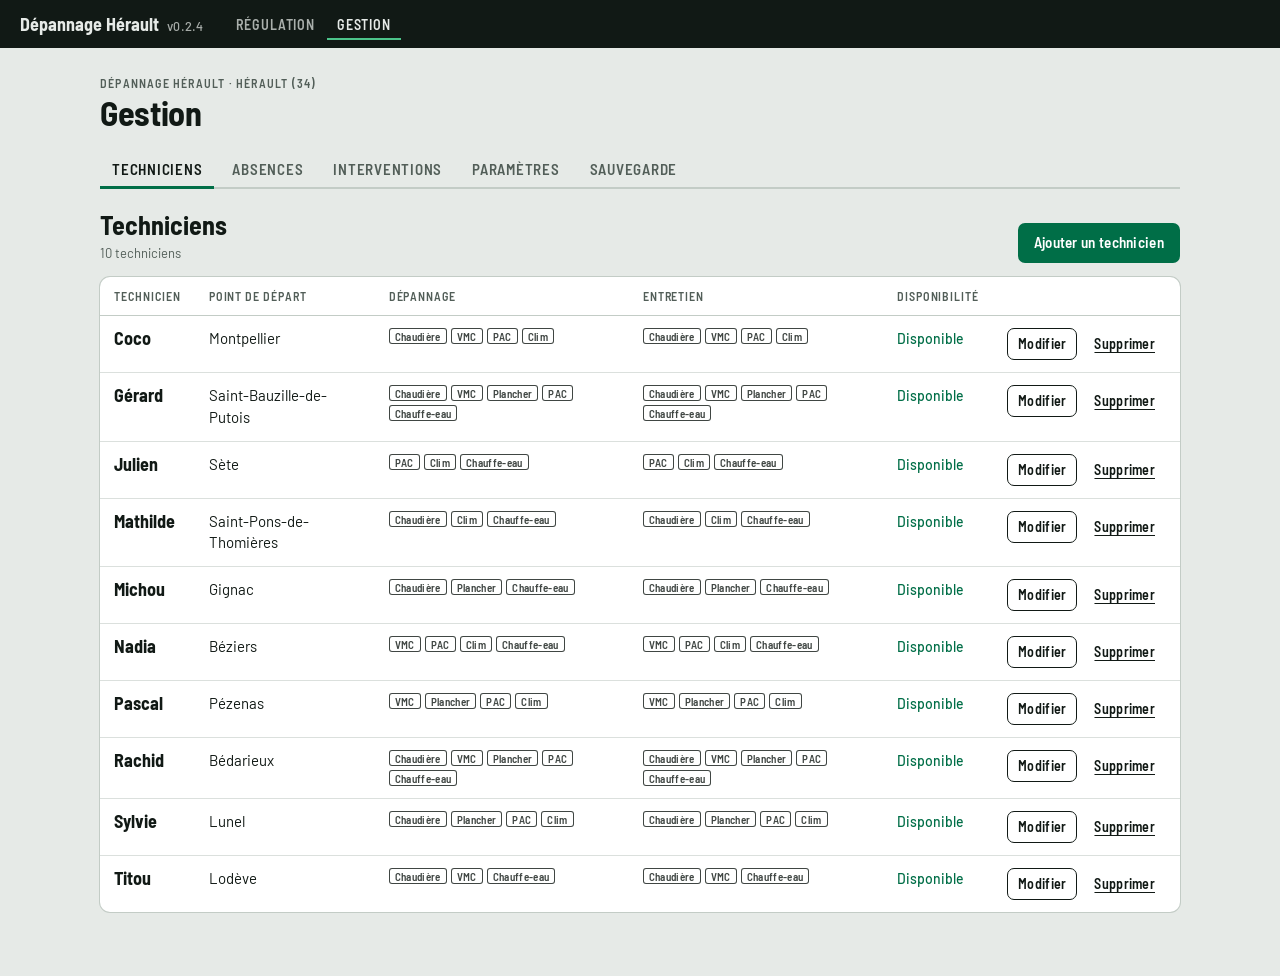
<file: gestion.html>
<!doctype html>
<html lang="fr">
<head>
<meta charset="utf-8">
<meta name="viewport" content="width=device-width, initial-scale=1, viewport-fit=cover">
<meta http-equiv="Content-Security-Policy" content="default-src 'self'; script-src 'self'; style-src 'self'; font-src 'self'; img-src 'self' data:; connect-src 'self' https://data.geopf.fr https://geo.api.gouv.fr; worker-src 'self'; manifest-src 'self'; base-uri 'self'; form-action 'self'">
<meta name="referrer" content="strict-origin-when-cross-origin">
<title>Gestion</title>
<meta name="theme-color" content="#111915">
<meta name="apple-mobile-web-app-capable" content="yes">
<meta name="mobile-web-app-capable" content="yes">
<meta name="apple-mobile-web-app-status-bar-style" content="black">
<meta name="apple-mobile-web-app-title" content="Régulation">
<link rel="manifest" href="manifest.webmanifest">
<link rel="icon" href="icone.svg" type="image/svg+xml">
<link rel="apple-touch-icon" href="icone-180.png">
<link rel="stylesheet" href="polices/polices.css">
<script src="version.js"></script>
<link rel="stylesheet" href="commun.css">
<link rel="stylesheet" href="gestion.css">
<script type="module" src="gestion.js"></script>
</head>
<body class="page-gestion">
<header id="barre" class="barre"></header>

<main class="gestion">
  <header class="gestion__tete">
    <p id="surtitre" class="surtitre">Gestion</p>
    <h1>Gestion</h1>
  </header>

  <nav class="onglets" aria-label="Rubriques">
    <a class="onglet" href="#techniciens" data-rubrique="techniciens">Techniciens</a>
    <a class="onglet" href="#absences" data-rubrique="absences">Absences</a>
    <a class="onglet" href="#interventions" data-rubrique="interventions">Interventions</a>
    <a class="onglet" href="#parametres" data-rubrique="parametres">Paramètres</a>
    <a class="onglet" href="#sauvegarde" data-rubrique="sauvegarde">Sauvegarde</a>
  </nav>

  <section id="rubrique-techniciens" class="rubrique" aria-labelledby="titre-techniciens">
    <div class="rubrique__tete">
      <div>
        <h2 id="titre-techniciens">Techniciens</h2>
        <p id="compte-techniciens" class="aide"></p>
      </div>
      <button type="button" class="bouton bouton--principal" data-action="ajouter-technicien">Ajouter un technicien</button>
    </div>
    <div class="tableau-conteneur">
      <table class="tableau">
        <thead>
          <tr>
            <th scope="col">Technicien</th>
            <th scope="col">Point de départ</th>
            <th scope="col">Dépannage</th>
            <th scope="col">Entretien</th>
            <th scope="col">Disponibilité</th>
            <th scope="col"><span class="visuellement-cache">Actions</span></th>
          </tr>
        </thead>
        <tbody id="corps-techniciens"></tbody>
      </table>
    </div>
  </section>

  <section id="rubrique-absences" class="rubrique" aria-labelledby="titre-absences" hidden>
    <div class="rubrique__tete">
      <div>
        <h2 id="titre-absences">Absences</h2>
        <p class="aide">Pendant son absence, le technicien apparaît « Indisponible » dans la régulation.</p>
      </div>
      <button type="button" class="bouton bouton--principal" data-action="ajouter-absence">Ajouter une absence</button>
    </div>
    <div class="tableau-conteneur">
      <table class="tableau">
        <thead>
          <tr>
            <th scope="col">Technicien</th>
            <th scope="col">Premier jour</th>
            <th scope="col">Dernier jour</th>
            <th scope="col">Motif</th>
            <th scope="col">État</th>
            <th scope="col"><span class="visuellement-cache">Actions</span></th>
          </tr>
        </thead>
        <tbody id="corps-absences"></tbody>
      </table>
    </div>
  </section>

  <section id="rubrique-interventions" class="rubrique" aria-labelledby="titre-interventions" hidden>
    <div class="rubrique__tete">
      <div>
        <h2 id="titre-interventions">Types d'intervention</h2>
        <p class="aide">L'étiquette courte s'affiche sur les fiches des techniciens, le libellé dans le menu de la régulation, la durée quand la visite est un entretien.</p>
      </div>
      <button type="button" class="bouton bouton--principal" data-action="ajouter-intervention">Ajouter un type</button>
    </div>
    <div class="tableau-conteneur">
      <table class="tableau">
        <thead>
          <tr>
            <th scope="col">Étiquette</th>
            <th scope="col">Libellé</th>
            <th scope="col">Durée d’un entretien</th>
            <th scope="col">En dépannage</th>
            <th scope="col">En entretien</th>
            <th scope="col"><span class="visuellement-cache">Actions</span></th>
          </tr>
        </thead>
        <tbody id="corps-interventions"></tbody>
      </table>
    </div>
  </section>

  <section id="rubrique-parametres" class="rubrique" aria-labelledby="titre-parametres" hidden>
    <div class="rubrique__tete">
      <h2 id="titre-parametres">Paramètres</h2>
    </div>
    <form id="form-parametres" class="parametres" novalidate>
      <div class="champ">
        <label for="p-entreprise">Nom de l'entreprise</label>
        <input id="p-entreprise" maxlength="80" required>
        <p class="aide">Affiché en haut des pages.</p>
      </div>
      <div class="champ">
        <label for="p-departement">Département</label>
        <div class="choix"><select id="p-departement"></select></div>
        <p class="aide">Ses communes sont proposées en premier dans la recherche et son contour est tracé sur la carte.</p>
      </div>
      <div class="parametres__actions">
        <button type="submit" class="bouton bouton--principal">Enregistrer</button>
        <p id="p-message" class="message" role="status"></p>
      </div>
    </form>
  </section>

  <section id="rubrique-sauvegarde" class="rubrique" aria-labelledby="titre-sauvegarde" hidden>
    <div class="rubrique__tete">
      <div>
        <h2 id="titre-sauvegarde">Sauvegarde</h2>
        <p class="aide">Les données ne sont enregistrées que dans ce téléphone. Exportez-les régulièrement (dans Fichiers, iCloud Drive ou par AirDrop) : en cas de perte ou de changement de téléphone, vous les restaurerez avec « Restaurer une sauvegarde ».</p>
      </div>
    </div>
    <div class="parametres">
      <p id="s-derniere" class="message" role="status"></p>
      <div class="parametres__actions">
        <button type="button" class="bouton bouton--principal" data-action="exporter">Exporter une sauvegarde</button>
        <button type="button" class="bouton" data-action="importer">Restaurer une sauvegarde</button>
        <input id="fichier-import" type="file" accept="application/json,.json" hidden>
      </div>
    </div>
  </section>
</main>
</body>
</html>
</file>
<file: polices/polices.css>
/* Polices Barlow et Barlow Semi Condensed (licence SIL OFL), fournies avec l'application. */
@font-face { font-family: "Barlow"; font-style: normal; font-weight: 400; font-display: swap; src: url(barlow-latin-400-normal.woff2) format("woff2"); }
@font-face { font-family: "Barlow"; font-style: normal; font-weight: 500; font-display: swap; src: url(barlow-latin-500-normal.woff2) format("woff2"); }
@font-face { font-family: "Barlow"; font-style: normal; font-weight: 600; font-display: swap; src: url(barlow-latin-600-normal.woff2) format("woff2"); }
@font-face { font-family: "Barlow Semi Condensed"; font-style: normal; font-weight: 600; font-display: swap; src: url(barlow-semi-condensed-latin-600-normal.woff2) format("woff2"); }
@font-face { font-family: "Barlow Semi Condensed"; font-style: normal; font-weight: 700; font-display: swap; src: url(barlow-semi-condensed-latin-700-normal.woff2) format("woff2"); }
</file>
<file: commun.css>
/* Styles communs aux pages : couleurs, typographie, barre du haut, champs, boutons, fenêtres.
   Identité : la signalétique routière française (panneaux blancs à listel noir, vert pour l'itinéraire à suivre). */
:root {
  --ground: #E6EAE7;
  --surface: #FFFFFF;
  --ink: #111915;
  --muted: #525E58;
  --rule: #C3CCC6;
  --sign: #006E47;
  --sign-text: #006E47;
  --on-sign: #FFFFFF;
  --alert: #A3261C;
  --danger: #A3261C;
  --bar-bg: #111915;
  --bar-fg: #E6EAE7;
  --bar-accent: #4CC38A;
  /* La carte reste claire dans les deux thèmes, ses repères aussi. */
  --map-ink: #111915;
  --map-paper: #FFFFFF;
  --map-sign: #006E47;
  --map-off: #E3E6E4;
  --map-bg: #DDE2DE;
  --map-hover: #F2F4F2;
  /* Position temporaire d'un technicien : ambre, comme la signalisation de chantier. */
  --temp: #B45309;
  --temp-bg: #FDF0D5;
  --temp-text: #8A3F06;
  --map-temp: #B45309;
  --map-temp-bg: #FDF0D5;
  --font-sign: "Barlow Semi Condensed", "Arial Narrow", "Helvetica Neue", Arial, sans-serif;
  --font-text: "Barlow", "Helvetica Neue", Arial, sans-serif;
  color-scheme: light;
}
@media (prefers-color-scheme: dark) {
  :root {
    --ground: #0F1512;
    --surface: #18201C;
    --ink: #E3EAE5;
    --muted: #97A49D;
    --rule: #2B3731;
    --sign: #0B7A50;
    --sign-text: #5CCB94;
    --on-sign: #FFFFFF;
    --alert: #F29086;
    --danger: #B8352A;
    --bar-bg: #070B09;
    --bar-fg: #E3EAE5;
    --bar-accent: #4CC38A;
    --temp: #E39A2D;
    --temp-bg: #33260F;
    --temp-text: #F2B35A;
    color-scheme: dark;
  }
}

*, *::before, *::after { box-sizing: border-box; }
[hidden] { display: none !important; }
html, body { margin: 0; }
body {
  background: var(--ground);
  color: var(--ink);
  font: 400 15px/1.45 var(--font-text);
  -webkit-font-smoothing: antialiased;
}
:focus-visible { outline: 3px solid var(--ink); outline-offset: 2px; }
a { color: inherit; text-underline-offset: 3px; }

.surtitre {
  margin: 0;
  font: 600 12px/1.2 var(--font-sign);
  letter-spacing: .1em; text-transform: uppercase;
  color: var(--muted);
}
h1 { margin: 0; font: 700 34px/1 var(--font-sign); letter-spacing: -.01em; text-wrap: balance; }
.aide { margin: 0; font-size: 13px; color: var(--muted); }
.message { margin: 0; font-size: 14px; }
.message--erreur { color: var(--alert); font-weight: 500; }
.visuellement-cache {
  position: absolute; width: 1px; height: 1px;
  overflow: hidden; clip: rect(0 0 0 0); white-space: nowrap;
}

/* Barre du haut */
.barre {
  display: flex; flex-wrap: wrap; align-items: center; gap: 6px 22px;
  padding: 8px 20px;
  background: var(--bar-bg); color: var(--bar-fg);
}
.barre__marque { margin: 0; display: flex; align-items: baseline; gap: 8px; font: 700 18px/1.1 var(--font-sign); }
.barre__version { font: 500 13px/1 var(--font-text); letter-spacing: .02em; opacity: .7; font-variant-numeric: tabular-nums; }
.barre__nav { display: flex; gap: 2px; }
.barre__nav a {
  padding: 8px 10px 6px;
  font: 600 14px/1 var(--font-sign); letter-spacing: .06em; text-transform: uppercase;
  text-decoration: none; opacity: .72;
  border-bottom: 2px solid transparent;
}
.barre__nav a:hover { opacity: 1; }
.barre__nav a[aria-current="page"] { opacity: 1; border-bottom-color: var(--bar-accent); }
.barre__compte { margin-left: auto; display: flex; flex-wrap: wrap; align-items: center; gap: 4px 16px; font-size: 14px; }
.barre__nom { font-weight: 600; }
.barre__action {
  padding: 4px 0; border: 0; background: none; color: inherit;
  font: 500 14px/1.2 var(--font-text);
  text-decoration: underline; text-underline-offset: 3px;
  opacity: .85; cursor: pointer;
}
.barre__action:hover { opacity: 1; }
.barre :focus-visible { outline-color: var(--bar-fg); }

/* Boutons */
.bouton {
  display: inline-flex; align-items: center; justify-content: center; gap: 6px;
  min-height: 40px; padding: 8px 14px;
  font: 600 15px/1 var(--font-sign); letter-spacing: .02em;
  color: var(--ink); background: var(--surface);
  border: 2px solid var(--ink); border-radius: 7px;
  text-decoration: none; white-space: nowrap;
  cursor: pointer;
}
.bouton:hover { background: color-mix(in srgb, var(--ink) 7%, var(--surface)); }
.bouton:disabled { opacity: .55; cursor: progress; }
.bouton--principal { color: var(--on-sign); background: var(--sign); border-color: var(--sign); }
.bouton--principal:hover { background: color-mix(in srgb, var(--sign) 85%, #000); }
.bouton--danger { color: #FFFFFF; background: var(--danger); border-color: var(--danger); }
.bouton--danger:hover { background: color-mix(in srgb, var(--danger) 85%, #000); }
.bouton--discret { border-color: transparent; background: transparent; text-decoration: underline; text-underline-offset: 3px; }
.bouton--discret:hover { background: color-mix(in srgb, var(--ink) 7%, transparent); }
.bouton--petit { min-height: 32px; padding: 6px 10px; font-size: 14px; border-width: 1.5px; }
.bouton--large { width: 100%; }

/* Champs de saisie */
.champ { display: grid; gap: 7px; min-width: 0; }
.champ > label, .cases > legend {
  padding: 0;
  font: 600 14px/1.1 var(--font-sign); letter-spacing: .06em; text-transform: uppercase;
}
.facultatif { font-weight: 500; text-transform: none; letter-spacing: 0; color: var(--muted); }
.champ input, .champ select {
  width: 100%;
  padding: 10px 12px;
  font: 500 17px/1.2 var(--font-text);
  color: var(--ink);
  background: var(--surface);
  border: 2px solid var(--ink);
  border-radius: 7px;
}
.champ input::placeholder { color: var(--muted); font-weight: 400; opacity: .85; }
.champ input:focus, .champ select:focus {
  outline: none;
  border-color: var(--sign);
  box-shadow: 0 0 0 4px color-mix(in srgb, var(--sign) 30%, transparent);
}
.choix { position: relative; }
.choix select { appearance: none; -webkit-appearance: none; padding-right: 42px; cursor: pointer; }
.choix::after {
  content: ""; position: absolute; top: 50%; right: 17px;
  width: 9px; height: 9px; margin-top: -7px;
  border-right: 2px solid var(--ink); border-bottom: 2px solid var(--ink);
  transform: rotate(45deg);
  pointer-events: none;
}
.cases { margin: 0; padding: 0; border: 0; display: grid; gap: 10px; min-width: 0; }
.cases__liste { display: grid; grid-template-columns: repeat(auto-fill, minmax(190px, 1fr)); gap: 8px 16px; }
.case { display: flex; align-items: center; gap: 9px; cursor: pointer; }
.case input { width: 18px; height: 18px; margin: 0; accent-color: var(--sign); }
.deux-colonnes { display: grid; grid-template-columns: 1fr 1fr; gap: 12px; }

/* Liste de suggestions sous un champ */
.combo { position: relative; }
.suggestions {
  position: absolute; z-index: 1200; top: calc(100% + 6px); left: 0; right: 0;
  margin: 0; padding: 4px; list-style: none;
  max-height: 330px; overflow-y: auto;
  background: var(--surface);
  border: 1px solid var(--rule); border-radius: 8px;
  box-shadow: 0 12px 30px rgb(0 0 0 / .2);
}
.suggestions li { display: flex; align-items: baseline; justify-content: space-between; gap: 12px; padding: 9px 10px; border-radius: 5px; }
.suggestions li[data-k] { cursor: pointer; }
.suggestions li[data-k]:hover { background: color-mix(in srgb, var(--ink) 6%, var(--surface)); }
.suggestions li[aria-selected="true"] { background: color-mix(in srgb, var(--sign) 16%, var(--surface)); }
.suggestions__nom { min-width: 0; font-weight: 500; }
.suggestions__dep { font-weight: 400; color: var(--muted); }
.suggestions__detail { flex-shrink: 0; color: var(--muted); font-size: 13px; font-variant-numeric: tabular-nums; text-align: right; }
.suggestions__message { color: var(--muted); }

/* Étiquettes d'intervention */
.puces { display: flex; flex-wrap: wrap; gap: 4px; }
.puce {
  padding: 3px 6px 2px;
  font: 600 11px/1 var(--font-sign); letter-spacing: .03em;
  white-space: nowrap;
  border-radius: 3px;
  box-shadow: inset 0 0 0 1px currentColor;
  opacity: .8;
}
.puce--choisie { background: var(--fg, var(--ink)); color: var(--bg, var(--surface)); box-shadow: none; opacity: 1; }

/* Fenêtres de saisie et de confirmation */
.fenetre {
  width: min(580px, calc(100vw - 32px));
  max-height: calc(100vh - 40px);
  padding: 0;
  color: var(--ink); background: var(--surface);
  border: 0; border-radius: 10px;
  box-shadow: 0 20px 60px rgb(0 0 0 / .35);
}
.fenetre::backdrop { background: rgb(8 12 10 / .55); }
.fenetre__formulaire { display: grid; gap: 18px; padding: 22px 22px 18px; }
.fenetre__titre { margin: 0; font: 700 24px/1.1 var(--font-sign); text-wrap: balance; }
.fenetre__corps { display: grid; gap: 16px; }
.fenetre__corps > p { margin: 0; max-width: 60ch; }
.fenetre__erreur { margin: 0; color: var(--alert); font-weight: 500; }
.fenetre__actions { display: flex; flex-wrap: wrap; justify-content: flex-end; gap: 10px; }

/* Message bref après une action (« Absence ajoutée. ») */
.annonce {
  position: fixed; z-index: 2000; left: 50%; bottom: 24px;
  max-width: calc(100vw - 32px);
  margin: 0; padding: 10px 16px;
  transform: translateX(-50%);
  color: var(--ground); background: var(--ink);
  border-radius: 8px;
  font-weight: 500;
  box-shadow: 0 8px 24px rgb(0 0 0 / .25);
}
.annonce:empty { display: none; }

/* Page de connexion : un panneau blanc à listel noir */
.page-connexion { min-height: 100vh; display: grid; place-items: center; padding: 24px 16px; }
.connexion {
  width: min(400px, 100%);
  display: grid; gap: 18px;
  padding: 30px 26px;
  background: var(--surface);
  border-radius: 10px;
  box-shadow: inset 0 0 0 4px var(--surface), inset 0 0 0 6px var(--ink), 0 10px 30px rgb(0 0 0 / .12);
}
.connexion__formulaire { display: grid; gap: 16px; }

@media (max-width: 600px) {
  .deux-colonnes { grid-template-columns: 1fr; }
  .barre { padding: 8px 16px; }
}

/* ─── iPhone : application plein écran ─────────────────────────────────
   La barre passe sous l'heure et la batterie ; les marges suivent l'encoche et la barre d'accueil. */
html { -webkit-text-size-adjust: 100%; }
body { -webkit-tap-highlight-color: transparent; }
/* La barre reste en haut pendant le défilement. Quand iOS fait passer la page sous l'heure
   et la batterie, il dessine en dessous un voile flou d'environ deux fois leur hauteur :
   la barre commence après ce voile. Sans zone réservée (navigateur, ordinateur), rien ne change. */
.barre {
  position: sticky; top: 0; z-index: 1100;
  padding-top: calc(env(safe-area-inset-top, 0px) * 2 + 10px);
  padding-left: max(20px, env(safe-area-inset-left));
  padding-right: max(20px, env(safe-area-inset-right));
}
.annonce { bottom: calc(24px + env(safe-area-inset-bottom)); }
.fenetre { max-height: calc(100dvh - 40px); overflow: auto; overscroll-behavior: contain; }
@media (max-width: 600px) {
  /* Sur téléphone : le nom et la version sur une ligne, puis deux grands onglets. */
  .barre {
    display: grid; gap: 8px;
    padding-left: max(16px, env(safe-area-inset-left)); padding-right: max(16px, env(safe-area-inset-right));
    padding-bottom: 0;
  }
  .barre__nav { display: grid; grid-template-columns: 1fr 1fr; gap: 0; }
  .barre__nav a {
    display: grid; place-items: center;
    min-height: 48px; padding: 4px 8px 0;
    font-size: 17px;
    border-bottom-width: 3px;
  }
  .fenetre__formulaire { padding: 20px 18px 16px; }
  .fenetre__actions .bouton { flex: 1; }
}
@media (pointer: coarse) {
  .bouton--petit { min-height: 40px; padding-inline: 12px; }
}
</file>
<file: gestion.css>
/* Gestion : une colonne de lecture, des onglets, des tableaux sobres. Le vert est réservé aux actions principales. */
.page-gestion { min-height: 100vh; }
.gestion {
  max-width: 1120px;
  margin: 0 auto;
  padding: 28px 20px 64px;
  display: grid; gap: 22px;
}
.gestion__tete { display: grid; gap: 6px; }

.onglets { display: flex; flex-wrap: wrap; gap: 4px 6px; border-bottom: 2px solid var(--rule); }
.onglet {
  margin-bottom: -2px;
  padding: 10px 12px 9px;
  font: 600 15px/1 var(--font-sign); letter-spacing: .05em; text-transform: uppercase;
  color: var(--muted); text-decoration: none;
  border-bottom: 3px solid transparent;
}
.onglet:hover { color: var(--ink); }
.onglet[aria-current="true"] { color: var(--ink); border-bottom-color: var(--sign); }

.rubrique { display: grid; gap: 14px; }
.rubrique__tete { display: flex; flex-wrap: wrap; align-items: flex-end; justify-content: space-between; gap: 12px 20px; }
.rubrique__tete h2 { margin: 0 0 4px; font: 700 26px/1.1 var(--font-sign); }
.rubrique__tete .aide { max-width: 62ch; }

.tableau-conteneur {
  overflow-x: auto;
  background: var(--surface);
  border-radius: 10px;
  box-shadow: 0 0 0 1px var(--rule);
}
.tableau { width: 100%; min-width: 760px; border-collapse: collapse; }
.tableau th {
  padding: 12px 14px;
  font: 600 12px/1.2 var(--font-sign); letter-spacing: .08em; text-transform: uppercase;
  color: var(--muted); text-align: left;
  border-bottom: 1px solid var(--rule);
}
.tableau td {
  padding: 12px 14px;
  vertical-align: top;
  border-bottom: 1px solid color-mix(in srgb, var(--rule) 60%, transparent);
}
.tableau tbody tr:last-child td { border-bottom: 0; }
.tableau__nom { display: block; font: 700 18px/1.2 var(--font-sign); }
.tableau__detail { display: block; margin-top: 2px; font-size: 13px; color: var(--muted); }
.tableau__actions { text-align: right; white-space: nowrap; }
.tableau__actions .bouton + .bouton { margin-left: 6px; }
.tableau__vide { padding: 28px 14px; text-align: center; color: var(--muted); }
.tableau .puces { max-width: 280px; }

.statut { font-size: 14px; }
.statut--ok { color: var(--sign-text); font-weight: 500; }
.statut--absent { color: var(--alert); font-weight: 600; }
.statut--temp { color: var(--temp-text); font-weight: 600; }
.puce--grande { font-size: 13px; padding: 4px 8px 3px; }

.parametres {
  display: grid; gap: 18px;
  max-width: 560px;
  padding: 22px;
  background: var(--surface);
  border-radius: 10px;
  box-shadow: 0 0 0 1px var(--rule);
}
.parametres__actions { display: flex; flex-wrap: wrap; align-items: center; gap: 10px 16px; }

@media (max-width: 600px) {
  .gestion { padding: 22px 16px 48px; }
  h1 { font-size: 30px; }
}

/* ─── iPhone : chaque ligne des tableaux devient une fiche ───────────── */
.gestion { padding-bottom: calc(64px + env(safe-area-inset-bottom)); }
@media (max-width: 700px) {
  .gestion {
    padding-left: max(16px, env(safe-area-inset-left));
    padding-right: max(16px, env(safe-area-inset-right));
  }
  .rubrique__tete > .bouton { width: 100%; }
  .onglets { gap: 0 2px; }
  .onglet { padding: 12px 8px 10px; font-size: 14px; letter-spacing: .03em; }
  .tableau-conteneur { overflow: visible; background: none; border-radius: 0; box-shadow: none; }
  .tableau { min-width: 0; }
  .tableau thead { display: none; }
  .tableau, .tableau tbody, .tableau tr, .tableau td { display: block; }
  .tableau tr {
    margin-bottom: 10px; padding: 8px 0 4px;
    background: var(--surface);
    border-radius: 10px;
    box-shadow: 0 0 0 1px var(--rule);
  }
  .tableau td, .tableau tbody tr:last-child td { padding: 6px 16px; border: 0; }
  .tableau td[data-libelle]::before {
    content: attr(data-libelle);
    display: block; margin-bottom: 3px;
    font: 600 11px/1.2 var(--font-sign); letter-spacing: .08em; text-transform: uppercase;
    color: var(--muted);
  }
  .tableau__titre .tableau__nom { font-size: 21px; }
  .tableau .puces { max-width: none; }
  .tableau__actions { display: flex !important; flex-wrap: wrap; gap: 8px; padding-top: 10px !important; padding-bottom: 10px !important; text-align: left; white-space: normal; }
  .tableau__actions .bouton + .bouton { margin-left: 0; }
  .tableau__vide { padding: 24px 16px; }
  .parametres { padding: 18px 16px; }
  .parametres__actions .bouton { width: 100%; }
}
</file>
